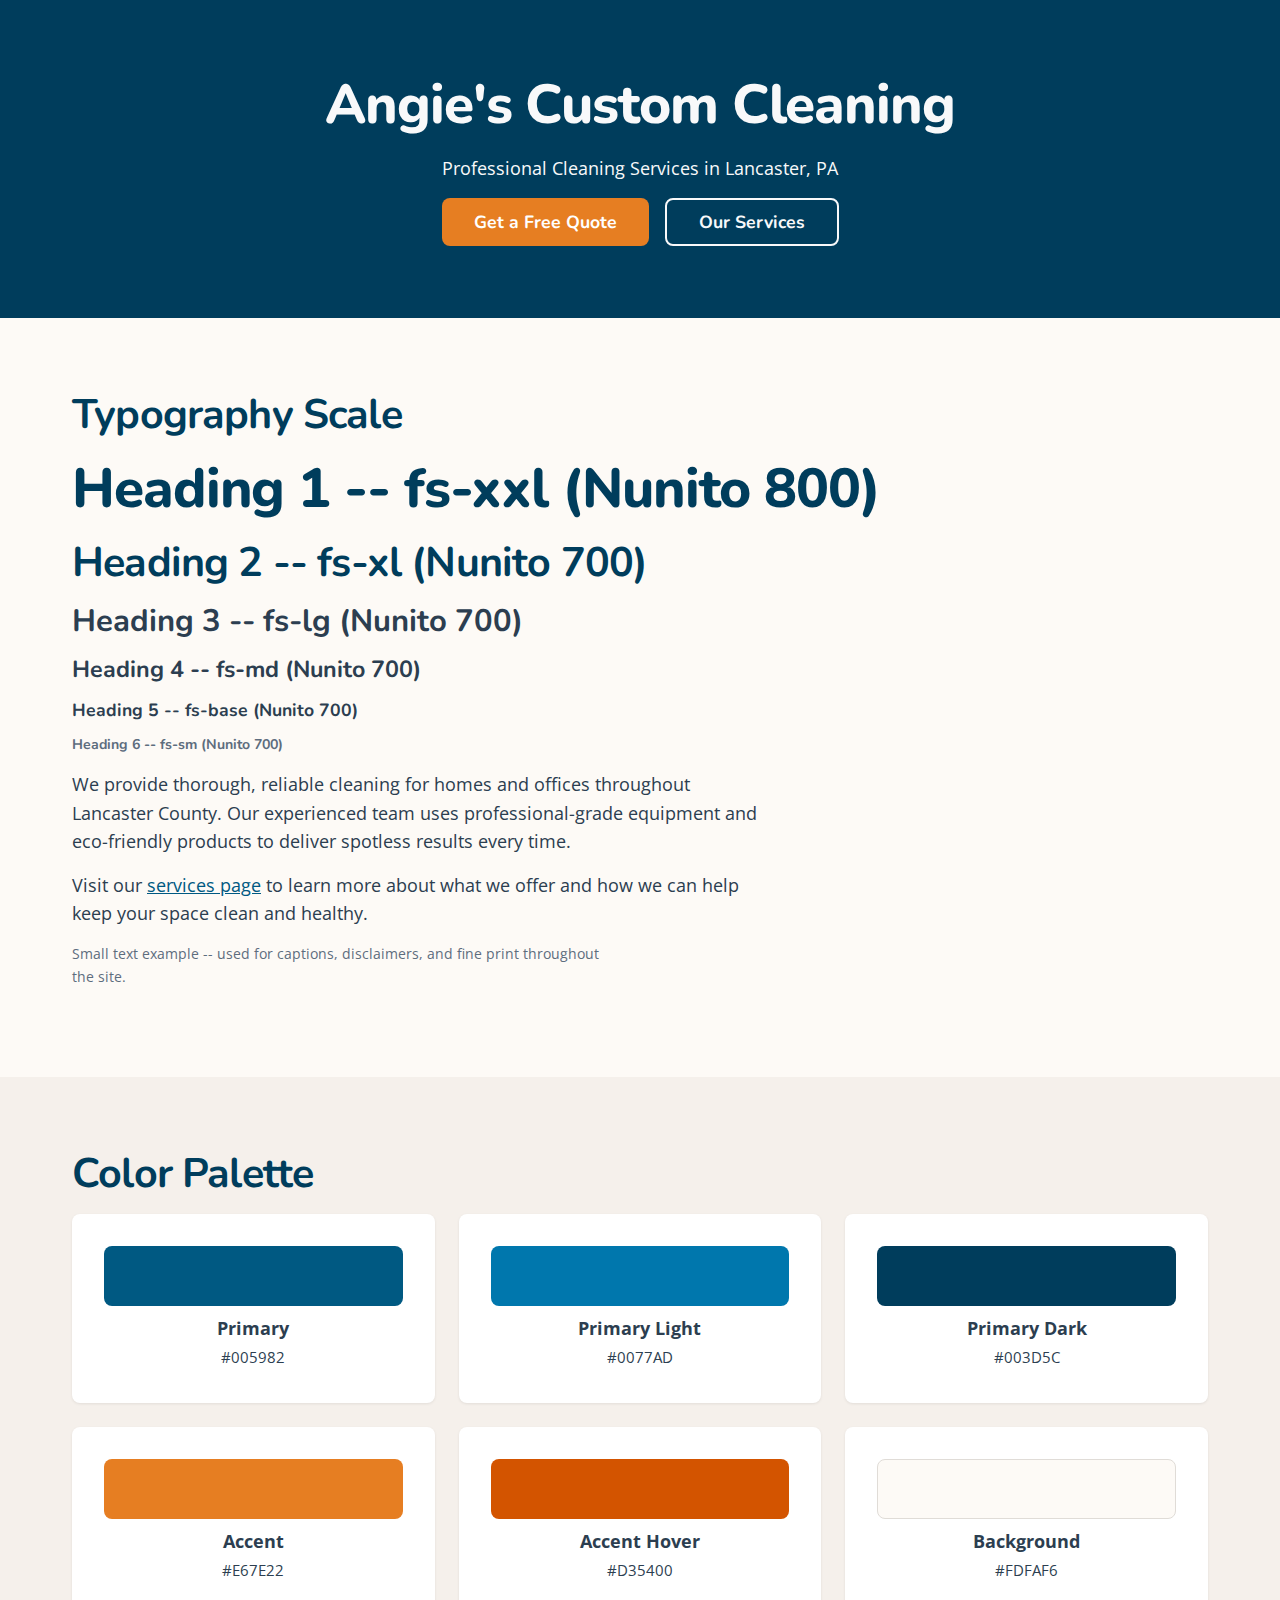
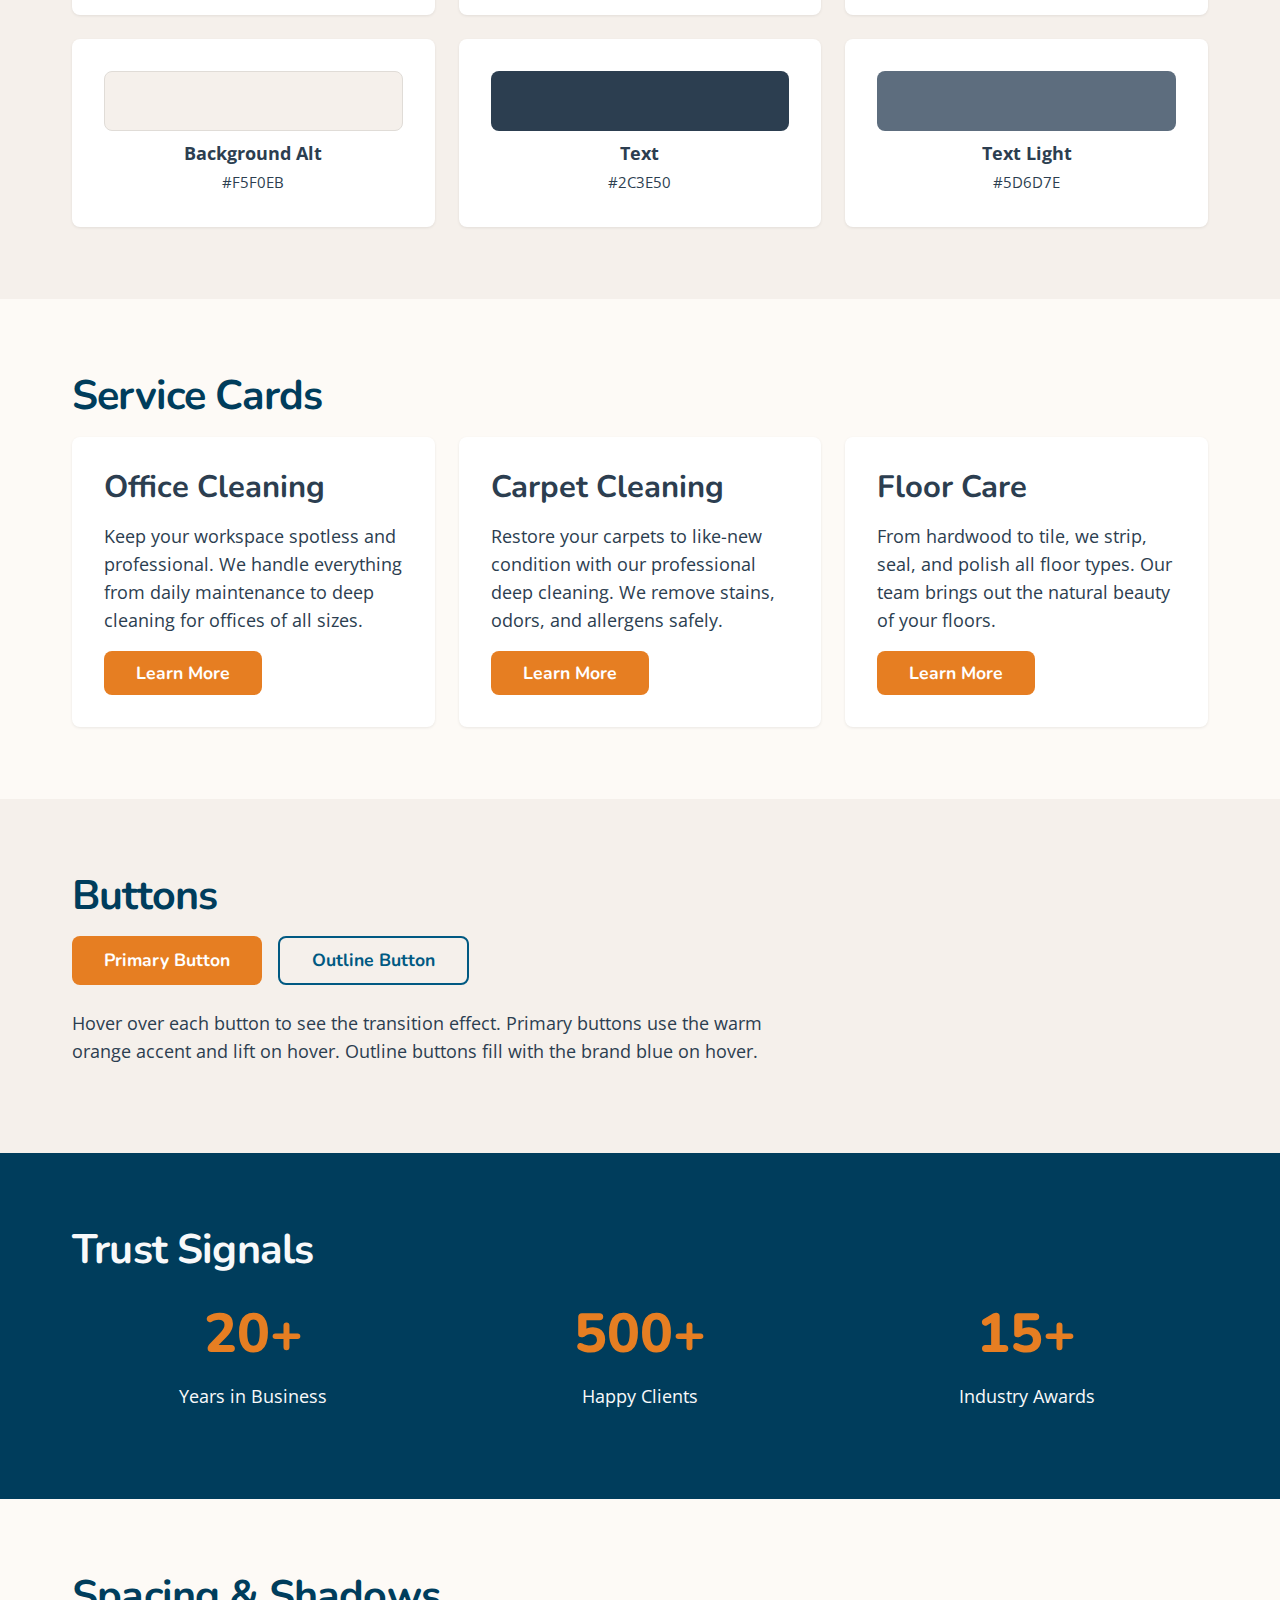
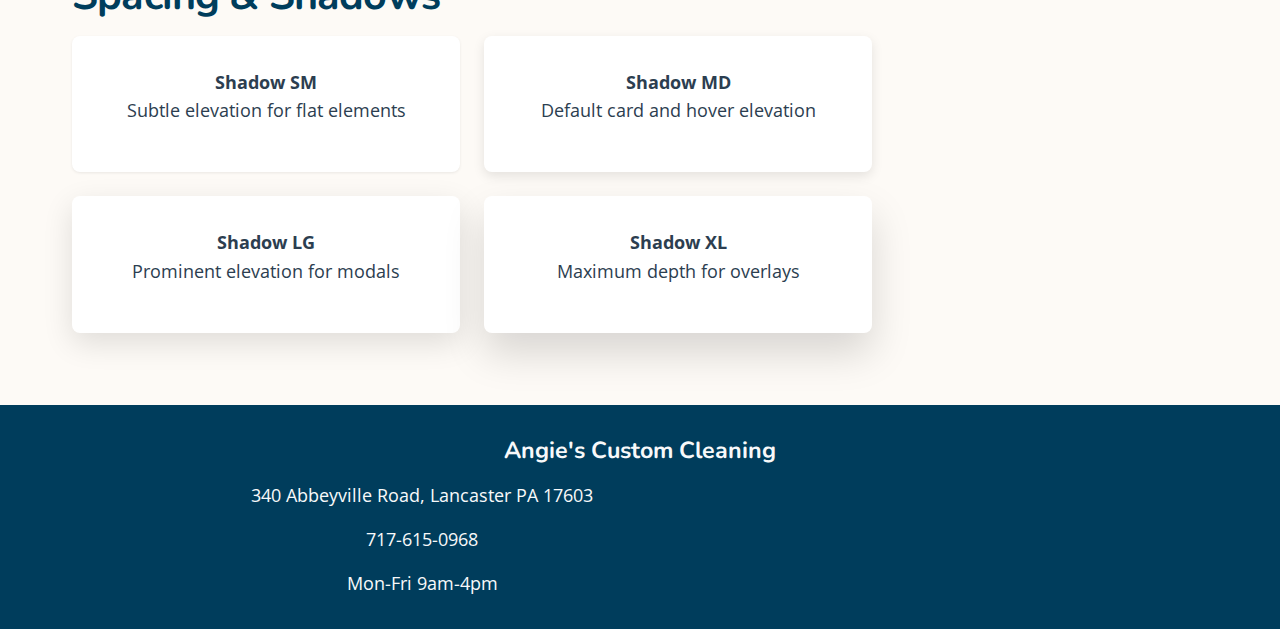
<file: shared/test.html>
<!DOCTYPE html>
<html lang="en">
<head>
  <meta charset="UTF-8">
  <meta name="viewport" content="width=device-width, initial-scale=1.0">
  <title>Design System Test - Angie's Custom Cleaning</title>

  <!-- Preconnect to Google Fonts origins (saves 100-200ms) -->
  <link rel="preconnect" href="https://fonts.googleapis.com">
  <link rel="preconnect" href="https://fonts.gstatic.com" crossorigin>

  <!-- Load fonts with display=swap (shows fallback immediately, swaps when loaded) -->
  <link href="https://fonts.googleapis.com/css2?family=Nunito:wght@700;800&family=Open+Sans:wght@400;600&display=swap" rel="stylesheet">

  <!-- Design system CSS (no @import -- each file loads in parallel) -->
  <link rel="stylesheet" href="css/reset.css">
  <link rel="stylesheet" href="css/variables.css">
  <link rel="stylesheet" href="css/base.css">
  <link rel="stylesheet" href="css/utilities.css">
</head>
<body>

  <!-- 1. Hero Section -->
  <section class="section section--dark">
    <div class="container text-center">
      <h1 style="color: var(--color-text-on-dark);">Angie's Custom Cleaning</h1>
      <p style="color: var(--color-text-on-dark); max-width: none;">Professional Cleaning Services in Lancaster, PA</p>
      <div style="display: flex; gap: var(--space-md); justify-content: center; flex-wrap: wrap;">
        <a href="#" class="btn btn--primary">Get a Free Quote</a>
        <a href="#" class="btn btn--outline" style="color: var(--color-text-on-dark); border-color: var(--color-text-on-dark);">Our Services</a>
      </div>
    </div>
  </section>

  <!-- 2. Typography Section -->
  <section class="section">
    <div class="container">
      <h2>Typography Scale</h2>
      <h1>Heading 1 -- fs-xxl (Nunito 800)</h1>
      <h2>Heading 2 -- fs-xl (Nunito 700)</h2>
      <h3>Heading 3 -- fs-lg (Nunito 700)</h3>
      <h4>Heading 4 -- fs-md (Nunito 700)</h4>
      <h5>Heading 5 -- fs-base (Nunito 700)</h5>
      <h6>Heading 6 -- fs-sm (Nunito 700)</h6>
      <p>We provide thorough, reliable cleaning for homes and offices throughout Lancaster County. Our experienced team uses professional-grade equipment and eco-friendly products to deliver spotless results every time.</p>
      <p>Visit our <a href="#">services page</a> to learn more about what we offer and how we can help keep your space clean and healthy.</p>
      <p style="font-size: var(--fs-sm); color: var(--color-text-light);">Small text example -- used for captions, disclaimers, and fine print throughout the site.</p>
    </div>
  </section>

  <!-- 3. Color Palette Section -->
  <section class="section section--alt">
    <div class="container">
      <h2>Color Palette</h2>
      <div class="grid grid--3">
        <div class="card text-center">
          <div style="background-color: #005982; height: 60px; border-radius: var(--radius-md); margin-bottom: var(--space-sm);"></div>
          <strong>Primary</strong><br>
          <small>#005982</small>
        </div>
        <div class="card text-center">
          <div style="background-color: #0077AD; height: 60px; border-radius: var(--radius-md); margin-bottom: var(--space-sm);"></div>
          <strong>Primary Light</strong><br>
          <small>#0077AD</small>
        </div>
        <div class="card text-center">
          <div style="background-color: #003D5C; height: 60px; border-radius: var(--radius-md); margin-bottom: var(--space-sm);"></div>
          <strong>Primary Dark</strong><br>
          <small>#003D5C</small>
        </div>
        <div class="card text-center">
          <div style="background-color: #E67E22; height: 60px; border-radius: var(--radius-md); margin-bottom: var(--space-sm);"></div>
          <strong>Accent</strong><br>
          <small>#E67E22</small>
        </div>
        <div class="card text-center">
          <div style="background-color: #D35400; height: 60px; border-radius: var(--radius-md); margin-bottom: var(--space-sm);"></div>
          <strong>Accent Hover</strong><br>
          <small>#D35400</small>
        </div>
        <div class="card text-center">
          <div style="background-color: #FDFAF6; height: 60px; border-radius: var(--radius-md); margin-bottom: var(--space-sm); border: 1px solid var(--color-border);"></div>
          <strong>Background</strong><br>
          <small>#FDFAF6</small>
        </div>
        <div class="card text-center">
          <div style="background-color: #F5F0EB; height: 60px; border-radius: var(--radius-md); margin-bottom: var(--space-sm); border: 1px solid var(--color-border);"></div>
          <strong>Background Alt</strong><br>
          <small>#F5F0EB</small>
        </div>
        <div class="card text-center">
          <div style="background-color: #2C3E50; height: 60px; border-radius: var(--radius-md); margin-bottom: var(--space-sm);"></div>
          <strong>Text</strong><br>
          <small>#2C3E50</small>
        </div>
        <div class="card text-center">
          <div style="background-color: #5D6D7E; height: 60px; border-radius: var(--radius-md); margin-bottom: var(--space-sm);"></div>
          <strong>Text Light</strong><br>
          <small>#5D6D7E</small>
        </div>
      </div>
    </div>
  </section>

  <!-- 4. Service Cards Section -->
  <section class="section">
    <div class="container">
      <h2>Service Cards</h2>
      <div class="grid grid--3">
        <div class="card">
          <h3>Office Cleaning</h3>
          <p>Keep your workspace spotless and professional. We handle everything from daily maintenance to deep cleaning for offices of all sizes.</p>
          <a href="#" class="btn btn--primary">Learn More</a>
        </div>
        <div class="card">
          <h3>Carpet Cleaning</h3>
          <p>Restore your carpets to like-new condition with our professional deep cleaning. We remove stains, odors, and allergens safely.</p>
          <a href="#" class="btn btn--primary">Learn More</a>
        </div>
        <div class="card">
          <h3>Floor Care</h3>
          <p>From hardwood to tile, we strip, seal, and polish all floor types. Our team brings out the natural beauty of your floors.</p>
          <a href="#" class="btn btn--primary">Learn More</a>
        </div>
      </div>
    </div>
  </section>

  <!-- 5. Buttons Section -->
  <section class="section section--alt">
    <div class="container">
      <h2>Buttons</h2>
      <div style="display: flex; gap: var(--space-md); flex-wrap: wrap; margin-bottom: var(--space-lg);">
        <a href="#" class="btn btn--primary">Primary Button</a>
        <a href="#" class="btn btn--outline">Outline Button</a>
      </div>
      <p>Hover over each button to see the transition effect. Primary buttons use the warm orange accent and lift on hover. Outline buttons fill with the brand blue on hover.</p>
    </div>
  </section>

  <!-- 6. Trust Signals Section -->
  <section class="section section--dark">
    <div class="container">
      <h2 style="color: var(--color-text-on-dark);">Trust Signals</h2>
      <div class="grid grid--3 text-center">
        <div>
          <p style="font-size: var(--fs-xxl); font-weight: 800; font-family: var(--font-heading); color: var(--color-accent); margin-bottom: var(--space-xs);">20+</p>
          <p style="color: var(--color-text-on-dark);">Years in Business</p>
        </div>
        <div>
          <p style="font-size: var(--fs-xxl); font-weight: 800; font-family: var(--font-heading); color: var(--color-accent); margin-bottom: var(--space-xs);">500+</p>
          <p style="color: var(--color-text-on-dark);">Happy Clients</p>
        </div>
        <div>
          <p style="font-size: var(--fs-xxl); font-weight: 800; font-family: var(--font-heading); color: var(--color-accent); margin-bottom: var(--space-xs);">15+</p>
          <p style="color: var(--color-text-on-dark);">Industry Awards</p>
        </div>
      </div>
    </div>
  </section>

  <!-- 7. Spacing & Shadows Section -->
  <section class="section">
    <div class="container">
      <h2>Spacing &amp; Shadows</h2>
      <div class="grid grid--2" style="max-width: 800px;">
        <div class="card" style="box-shadow: var(--shadow-sm); text-align: center;">
          <strong>Shadow SM</strong>
          <p>Subtle elevation for flat elements</p>
        </div>
        <div class="card" style="box-shadow: var(--shadow-md); text-align: center;">
          <strong>Shadow MD</strong>
          <p>Default card and hover elevation</p>
        </div>
        <div class="card" style="box-shadow: var(--shadow-lg); text-align: center;">
          <strong>Shadow LG</strong>
          <p>Prominent elevation for modals</p>
        </div>
        <div class="card" style="box-shadow: var(--shadow-xl); text-align: center;">
          <strong>Shadow XL</strong>
          <p>Maximum depth for overlays</p>
        </div>
      </div>
    </div>
  </section>

  <!-- 8. Footer Section -->
  <section class="section section--dark" style="padding-block: var(--space-xl);">
    <div class="container text-center">
      <h4 style="color: var(--color-text-on-dark);">Angie's Custom Cleaning</h4>
      <p style="color: var(--color-text-on-dark);">340 Abbeyville Road, Lancaster PA 17603</p>
      <p style="color: var(--color-text-on-dark);">717-615-0968</p>
      <p style="color: var(--color-text-on-dark); margin-bottom: 0;">Mon-Fri 9am-4pm</p>
    </div>
  </section>

</body>
</html>
</file>
<file: shared/css/variables.css>
/* ==========================================================================
   Design Tokens -- CSS Custom Properties
   All design values for Angie's Custom Cleaning brand system
   ========================================================================== */

:root {
  /* ---- Colors ---- */

  /* Primary: Blue brand family (derived from actual brand #005982) */
  --color-primary: #005982;          /* Main brand blue -- headers, links, primary buttons */
  --color-primary-light: #0077AD;    /* Lighter blue -- hover states, secondary elements */
  --color-primary-dark: #003D5C;     /* Dark blue -- footer, nav background */
  --color-primary-50: #E6F2F8;       /* Very light blue -- subtle backgrounds, highlights */
  --color-primary-100: #B3D9EA;      /* Light blue -- borders, dividers */

  /* Accent: Warm orange (complementary to blue on color wheel) */
  --color-accent: #E67E22;           /* CTAs, highlights, call-to-action buttons */
  --color-accent-hover: #D35400;     /* Hover state for accent */
  --color-accent-light: #FDEBD0;     /* Light accent for badge backgrounds */

  /* Backgrounds: Warm whites (NOT pure #FFF) */
  --color-bg: #FDFAF6;              /* Primary background -- warm cream-white */
  --color-bg-alt: #F5F0EB;          /* Alternating section background -- warm light gray */
  --color-surface: #FFFFFF;          /* Cards, elevated surfaces */

  /* Text: Warm dark tones (NOT pure black) */
  --color-text: #2C3E50;            /* Primary body text */
  --color-text-light: #5D6D7E;      /* Secondary text, captions */
  --color-text-on-dark: #F8F9FA;    /* Text on dark backgrounds */
  --color-text-on-primary: #FFFFFF; /* Text on primary blue */

  /* Semantic */
  --color-success: #27AE60;
  --color-border: #E0DCD7;          /* Warm gray border */
  --color-white: #FFFFFF;

  /* ---- Typography ---- */

  /* Font families (with metric-matched fallbacks to reduce FOUT) */
  --font-heading: 'Nunito', 'Segoe UI', Tahoma, sans-serif;
  --font-body: 'Open Sans', -apple-system, system-ui, sans-serif;

  /* Fluid type scale (min @ 400px viewport, max @ 1280px viewport) */
  /* Source: fluid-type-scale.com with 1.25 ratio (mobile) to 1.333 ratio (desktop) */
  --fs-sm: clamp(0.833rem, 0.816rem + 0.085vw, 0.889rem);    /* ~13-14px */
  --fs-base: clamp(1rem, 0.966rem + 0.17vw, 1.125rem);        /* 16-18px */
  --fs-md: clamp(1.25rem, 1.182rem + 0.341vw, 1.5rem);        /* 20-24px */
  --fs-lg: clamp(1.563rem, 1.437rem + 0.625vw, 1.969rem);     /* 25-31px */
  --fs-xl: clamp(1.953rem, 1.745rem + 1.042vw, 2.625rem);     /* 31-42px */
  --fs-xxl: clamp(2.441rem, 2.11rem + 1.654vw, 3.5rem);       /* 39-56px */

  /* Line heights and letter spacing */
  --line-height-body: 1.6;
  --line-height-heading: 1.2;
  --letter-spacing-heading: -0.02em;

  /* ---- Spacing Scale ---- */

  --space-xs: 0.25rem;    /* 4px */
  --space-sm: 0.5rem;     /* 8px */
  --space-md: 1rem;       /* 16px */
  --space-lg: 1.5rem;     /* 24px */
  --space-xl: 2rem;       /* 32px */
  --space-2xl: 3rem;      /* 48px */
  --space-3xl: 4rem;      /* 64px */
  --space-4xl: 6rem;      /* 96px */
  --space-section: clamp(3rem, 2.5rem + 2.5vw, 6rem); /* Section padding */

  /* ---- Layout ---- */

  --container-max: 1200px;
  --container-padding: var(--space-md);

  /* ---- Border Radius ---- */

  --radius-sm: 4px;
  --radius-md: 8px;
  --radius-lg: 16px;
  --radius-full: 9999px;

  /* ---- Shadows ---- */

  --shadow-sm: 0 1px 3px rgba(0, 0, 0, 0.08);
  --shadow-md: 0 4px 12px rgba(0, 0, 0, 0.1);
  --shadow-lg: 0 10px 30px rgba(0, 0, 0, 0.12);
  --shadow-xl: 0 20px 40px rgba(0, 0, 0, 0.15);

  /* ---- Transitions ---- */

  --transition-fast: 150ms ease;
  --transition-base: 250ms ease;
  --transition-slow: 400ms ease;
}
</file>
<file: shared/css/base.css>
/* ==========================================================================
   Base Element Styles
   Styles for HTML elements using design tokens from variables.css
   No hard-coded values -- all references via var()
   ========================================================================== */

/* ---- Body ---- */

body {
  font-family: var(--font-body);
  font-size: var(--fs-base);
  line-height: var(--line-height-body);
  color: var(--color-text);
  background-color: var(--color-bg);
}

/* ---- Headings ---- */

h1, h2, h3, h4, h5, h6 {
  font-family: var(--font-heading);
  line-height: var(--line-height-heading);
  margin-bottom: var(--space-md);
}

h1 {
  font-size: var(--fs-xxl);
  font-weight: 800;
  letter-spacing: var(--letter-spacing-heading);
  color: var(--color-primary-dark);
}

h2 {
  font-size: var(--fs-xl);
  font-weight: 700;
  letter-spacing: var(--letter-spacing-heading);
  color: var(--color-primary-dark);
}

h3 {
  font-size: var(--fs-lg);
  font-weight: 700;
  color: var(--color-text);
}

h4 {
  font-size: var(--fs-md);
  font-weight: 700;
  color: var(--color-text);
}

h5 {
  font-size: var(--fs-base);
  font-weight: 700;
  color: var(--color-text);
}

h6 {
  font-size: var(--fs-sm);
  font-weight: 700;
  color: var(--color-text-light);
}

/* ---- Paragraphs ---- */

p {
  margin-bottom: var(--space-md);
  max-width: 70ch;
  font-size: var(--fs-base);
}

/* ---- Links ---- */

a {
  color: var(--color-primary);
  text-decoration-skip-ink: auto;
  transition: color var(--transition-fast);
}

a:hover {
  color: var(--color-primary-light);
}

/* ---- Lists ---- */

ul, ol {
  padding-left: var(--space-xl);
  margin-bottom: var(--space-md);
}

li {
  margin-bottom: var(--space-xs);
}
</file>
<file: shared/css/utilities.css>
/* ==========================================================================
   Utility Classes
   Reusable classes for layout, text, buttons, and accessibility
   All values reference design tokens from variables.css
   ========================================================================== */

/* ---- Layout: Container ---- */

.container {
  width: 100%;
  max-width: var(--container-max);
  margin-inline: auto;
  padding-inline: var(--container-padding);
}

/* ---- Layout: Sections ---- */

.section {
  padding-block: var(--space-section);
}

.section--alt {
  background-color: var(--color-bg-alt);
}

.section--dark {
  background-color: var(--color-primary-dark);
  color: var(--color-text-on-dark);
}

/* ---- Layout: Grid (mobile-first) ---- */

.grid {
  display: grid;
  gap: var(--space-lg);
  grid-template-columns: 1fr;
}

/* ---- Accessibility ---- */

.sr-only {
  position: absolute;
  width: 1px;
  height: 1px;
  padding: 0;
  margin: -1px;
  overflow: hidden;
  clip: rect(0, 0, 0, 0);
  white-space: nowrap;
  border-width: 0;
}

/* ---- Text Utilities ---- */

.text-center {
  text-align: center;
}

.text-accent {
  color: var(--color-accent);
}

.text-primary {
  color: var(--color-primary);
}

/* ---- Buttons ---- */

.btn {
  display: inline-flex;
  align-items: center;
  justify-content: center;
  gap: var(--space-sm);
  padding: var(--space-sm) var(--space-xl);
  font-family: var(--font-heading);
  font-size: var(--fs-base);
  font-weight: 700;
  text-decoration: none;
  border: none;
  border-radius: var(--radius-md);
  cursor: pointer;
  transition:
    background-color var(--transition-base),
    transform var(--transition-base),
    box-shadow var(--transition-base);
}

.btn:hover {
  transform: translateY(-2px);
  box-shadow: var(--shadow-md);
}

.btn--primary {
  background-color: var(--color-accent);
  color: var(--color-white);
}

.btn--primary:hover {
  background-color: var(--color-accent-hover);
}

.btn--outline {
  background-color: transparent;
  color: var(--color-primary);
  border: 2px solid var(--color-primary);
}

.btn--outline:hover {
  background-color: var(--color-primary);
  color: var(--color-white);
}

/* ---- Cards ---- */

.card {
  background: var(--color-surface);
  border-radius: var(--radius-md);
  padding: var(--space-xl);
  box-shadow: var(--shadow-sm);
  transition:
    box-shadow var(--transition-base),
    transform var(--transition-base);
}

.card:hover {
  box-shadow: var(--shadow-md);
  transform: translateY(-2px);
}

/* ---- Responsive: Tablet (768px+) ---- */

@media (min-width: 768px) {
  :root {
    --container-padding: var(--space-xl);
  }

  .grid--2 {
    grid-template-columns: repeat(2, 1fr);
  }

  .grid--3 {
    grid-template-columns: repeat(2, 1fr);
  }
}

/* ---- Responsive: Desktop (1024px+) ---- */

@media (min-width: 1024px) {
  .grid--3 {
    grid-template-columns: repeat(3, 1fr);
  }
}
</file>
